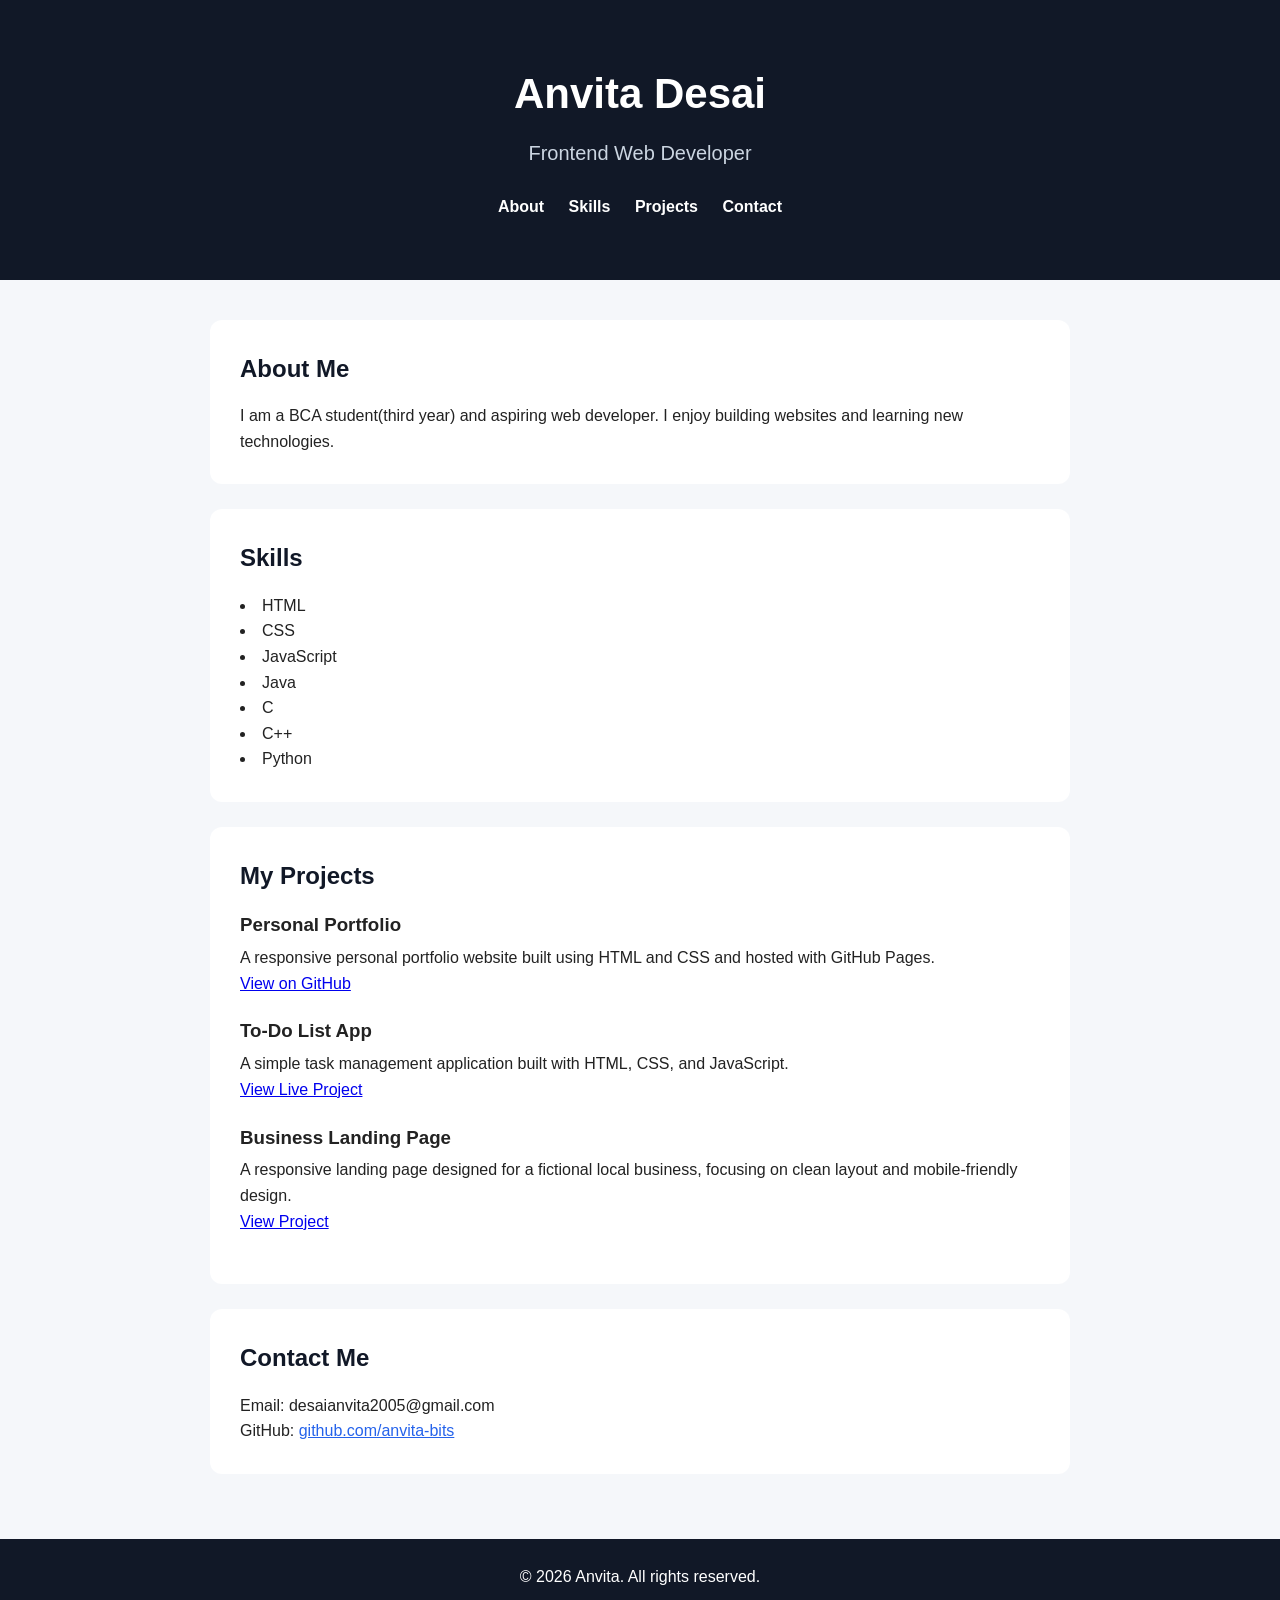
<file: index.html>
<!DOCTYPE html>
<html lang="en">
<head>
  <meta charset="UTF-8">
  <meta name="viewport" content="width=device-width, initial-scale=1.0">
  <title>Anvita Desai | Frontend Developer</title>
  <link rel="stylesheet" href="style.css">
</head>

<body>

  <header>
    <h1>Anvita Desai</h1>
    <p>Frontend Web Developer</p>

    <nav>
      <a href="#about">About</a>
      <a href="#skills">Skills</a>
      <a href="#projects">Projects</a>
      <a href="#contact">Contact</a>
    </nav>
  </header>

  <main>

    <section id="about">
      <h2>About Me</h2>
      <p>
        I am a BCA student(third year) and aspiring web developer.
        I enjoy building websites and learning new technologies.
      </p>
    </section>

    <section id="skills">
      <h2>Skills</h2>
      <ul>
        <li>HTML</li>
        <li>CSS</li>
        <li>JavaScript</li>
        <li>Java</li>
        <li>C</li>
        <li>C++</li>
        <li>Python</li>
      </ul>
    </section>
    <section id="projects">
  <h2>My Projects</h2>

  <article>
    <h3>Personal Portfolio</h3>
    <p>
      A responsive personal portfolio website built using HTML and CSS
      and hosted with GitHub Pages.
    </p>
    <a href="https://github.com/anvita-bits/anvita-bits.github.io">
      View on GitHub
    </a>
  </article>

  <article>
    <h3>To-Do List App</h3>
    <p>
      A simple task management application built with HTML, CSS,
      and JavaScript.
    </p>
   <a href="https://anvita-bits.github.io/todo.html">
  View Live Project
</a>
  </article>

  <article>
    <h3>Business Landing Page</h3>
    <p>
      A responsive landing page designed for a fictional local business,
      focusing on clean layout and mobile-friendly design.
    </p>
    <a href="#">View Project</a>
  </article>
</section>
    <section id="contact">
      <h2>Contact Me</h2>
      <p>Email: desaianvita2005@gmail.com</p>
      <p>
        GitHub:
        <a href="https://github.com/anvita-bits">
          github.com/anvita-bits
        </a>
      </p>
    </section>

  </main>

  <footer>
    <p>&copy; 2026 Anvita. All rights reserved.</p>
  </footer>

</body>
</html>
</file>
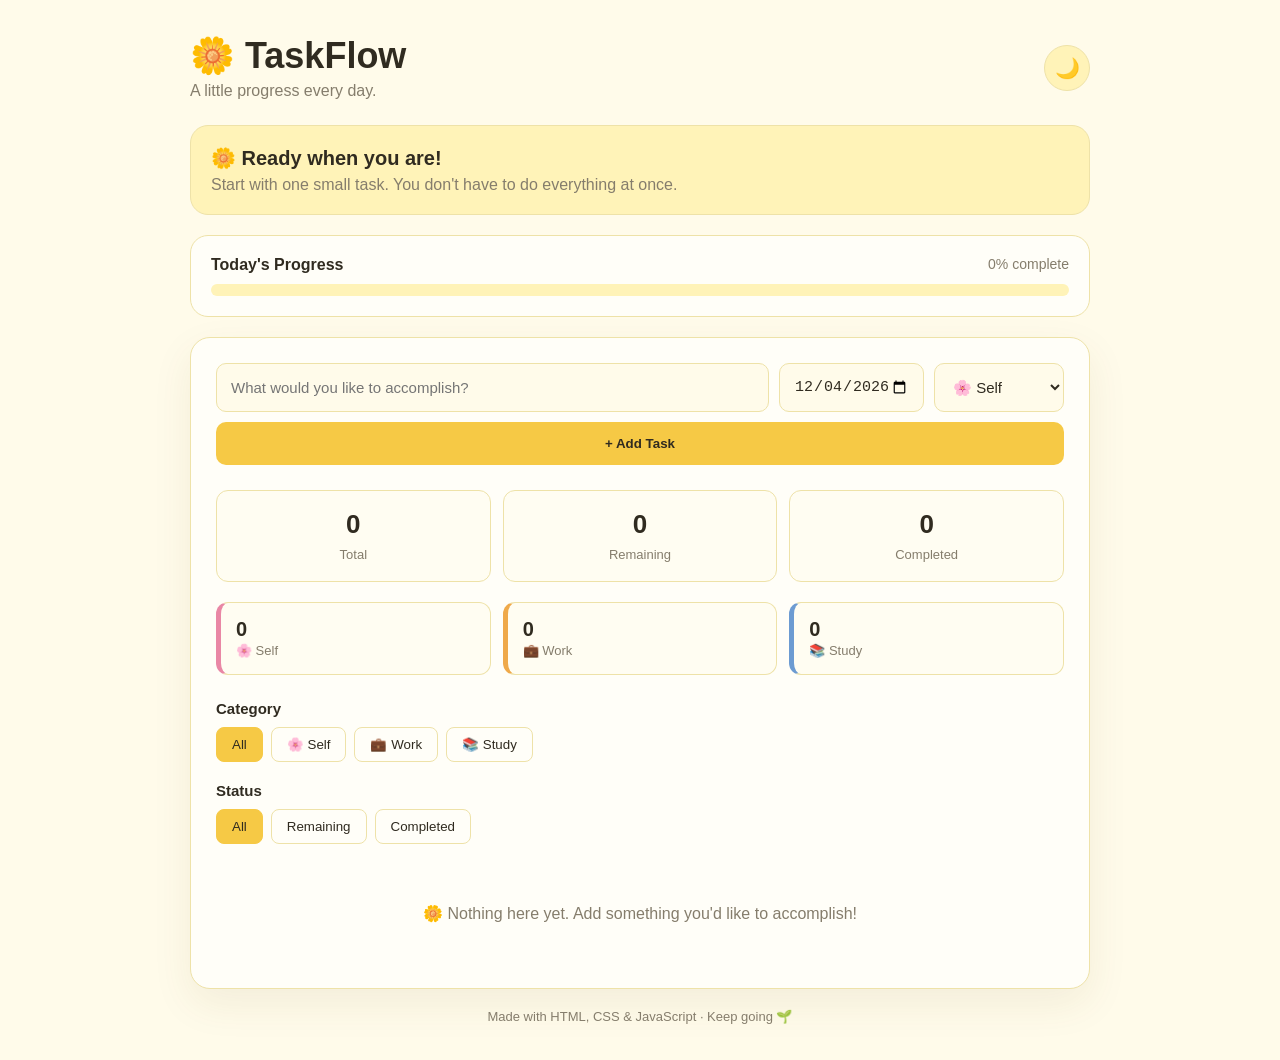
<file: todo.html>
<!DOCTYPE html>
<html lang="en">
<head>
  <meta charset="UTF-8">
  <meta name="viewport" content="width=device-width, initial-scale=1.0">

  <title>TaskFlow | My Happy Planner</title>

  <style>
    * {
      margin: 0;
      padding: 0;
      box-sizing: border-box;
    }

    :root {
      --bg: #fffbea;
      --card: #fffef8;
      --yellow: #f6c945;
      --yellow-dark: #d9a900;
      --yellow-soft: #fff3b8;
      --text: #302b20;
      --muted: #857d6c;
      --border: #eee2a8;
      --task-bg: #fffdf2;
      --green: #6aaa64;
      --green-soft: #e7f5df;
      --red: #e76f51;
      --pink: #e987a5;
      --blue: #6c9bd2;
      --orange: #efa94a;
    }

    body.dark {
      --bg: #242116;
      --card: #302c1f;
      --yellow: #f6d365;
      --yellow-dark: #e5b82f;
      --yellow-soft: #514720;
      --text: #fffbea;
      --muted: #c8c0a8;
      --border: #5a5135;
      --task-bg: #393421;
      --green-soft: #30452d;
    }

    body {
      font-family: Arial, sans-serif;
      background: var(--bg);
      color: var(--text);
      min-height: 100vh;
      padding: 35px 20px;
      transition: 0.3s;
    }

    /* Prevent accidental text cursor on normal UI */
    button,
    .task-text,
    .task-info,
    .badge,
    .deadline,
    .stat,
    .category,
    .motivation,
    .progress-card {
      user-select: none;
      cursor: default;
    }

    button {
      cursor: pointer;
    }

    input,
    select {
      cursor: text;
      user-select: text;
    }

    .container {
      max-width: 900px;
      margin: auto;
    }

    /* HEADER */

    .header {
      display: flex;
      justify-content: space-between;
      align-items: center;
      margin-bottom: 25px;
    }

    .header h1 {
      font-size: 36px;
      margin-bottom: 5px;
    }

    .header p {
      color: var(--muted);
    }

    #themeButton {
      width: 46px;
      height: 46px;
      border-radius: 50%;
      border: 1px solid var(--border);
      background: var(--yellow-soft);
      font-size: 20px;
      cursor: pointer;
    }

    /* MOTIVATION */

    .motivation {
      background: var(--yellow-soft);
      border: 1px solid var(--border);
      border-radius: 18px;
      padding: 20px;
      margin-bottom: 20px;
    }

    .motivation h2 {
      font-size: 20px;
      margin-bottom: 6px;
    }

    .motivation p {
      color: var(--muted);
    }

    /* PROGRESS */

    .progress-card {
      background: var(--card);
      border: 1px solid var(--border);
      border-radius: 18px;
      padding: 20px;
      margin-bottom: 20px;
    }

    .progress-top {
      display: flex;
      justify-content: space-between;
      margin-bottom: 10px;
    }

    .progress-top span {
      color: var(--muted);
      font-size: 14px;
    }

    .progress-bar {
      width: 100%;
      height: 12px;
      background: var(--yellow-soft);
      border-radius: 20px;
      overflow: hidden;
    }

    #progressFill {
      height: 100%;
      width: 0%;
      background: var(--yellow);
      border-radius: 20px;
      transition: width 0.4s;
    }

    /* MAIN */

    .todo-card {
      background: var(--card);
      border: 1px solid var(--border);
      border-radius: 20px;
      padding: 25px;
      box-shadow: 0 15px 40px rgba(100, 80, 20, 0.08);
    }

    /* ADD TASK */

    .input-area {
      display: grid;
      grid-template-columns: 1fr 145px 130px;
      gap: 10px;
      margin-bottom: 25px;
    }

    input,
    select {
      width: 100%;
      padding: 14px;
      border: 1px solid var(--border);
      border-radius: 10px;
      background: var(--bg);
      color: var(--text);
      font-size: 15px;
      outline: none;
    }

    input:focus,
    select:focus {
      border-color: var(--yellow-dark);
    }

    #addButton {
      grid-column: 1 / -1;
      padding: 14px;
      border: none;
      border-radius: 10px;
      background: var(--yellow);
      color: #302b20;
      font-weight: bold;
    }

    #addButton:hover {
      background: var(--yellow-dark);
    }

    /* STATISTICS */

    .stats {
      display: grid;
      grid-template-columns: repeat(3, 1fr);
      gap: 12px;
      margin-bottom: 20px;
    }

    .stat {
      background: var(--task-bg);
      border: 1px solid var(--border);
      border-radius: 12px;
      padding: 18px;
      text-align: center;
    }

    .stat strong {
      display: block;
      font-size: 26px;
      margin-bottom: 5px;
    }

    .stat span {
      color: var(--muted);
      font-size: 13px;
    }

    /* CATEGORY COUNTERS */

    .category-stats {
      display: grid;
      grid-template-columns: repeat(3, 1fr);
      gap: 12px;
      margin-bottom: 25px;
    }

    .category {
      padding: 15px;
      border-radius: 12px;
      border: 1px solid var(--border);
      background: var(--task-bg);
    }

    .category strong {
      display: block;
      font-size: 20px;
    }

    .category span {
      color: var(--muted);
      font-size: 13px;
    }

    .self {
      border-left: 5px solid var(--pink);
    }

    .work {
      border-left: 5px solid var(--orange);
    }

    .study {
      border-left: 5px solid var(--blue);
    }

    /* FILTERS */

    .filter-section {
      margin-bottom: 20px;
    }

    .filter-section h3 {
      font-size: 15px;
      margin-bottom: 10px;
    }

    .filters {
      display: flex;
      gap: 8px;
      flex-wrap: wrap;
    }

    .filter {
      padding: 9px 15px;
      border: 1px solid var(--border);
      border-radius: 8px;
      background: transparent;
      color: var(--text);
    }

    .filter.active {
      background: var(--yellow);
      color: #302b20;
      border-color: var(--yellow);
    }

    /* TASK */

    #taskList {
      list-style: none;
    }

    .task {
      background: var(--task-bg);
      border: 1px solid var(--border);
      border-radius: 14px;
      padding: 15px;
      margin-bottom: 12px;

      display: grid;
      grid-template-columns: auto 1fr auto;
      gap: 12px;
      align-items: center;

      transition: 0.2s;
    }

    .task:hover {
      transform: translateY(-2px);
    }

    .task.completed {
      background: var(--green-soft);
      border-color: #b7d8a8;
    }

    .task-checkbox {
      width: 20px;
      height: 20px;
      cursor: pointer;
      accent-color: var(--green);
    }

    .task-content {
      min-width: 0;
    }

    .task-text {
      font-weight: bold;
      margin-bottom: 7px;
      word-break: break-word;
    }

    .task.completed .task-text {
      text-decoration: line-through;
      color: var(--muted);
    }

    .task-info {
      display: flex;
      gap: 8px;
      align-items: center;
      flex-wrap: wrap;
    }

    .badge {
      font-size: 11px;
      font-weight: bold;
      padding: 4px 9px;
      border-radius: 20px;
      color: white;
    }

    .badge-self {
      background: var(--pink);
    }

    .badge-work {
      background: var(--orange);
    }

    .badge-study {
      background: var(--blue);
    }

    .deadline {
      font-size: 11px;
      font-weight: bold;
      padding: 4px 9px;
      border-radius: 20px;
    }

    .deadline-normal {
      background: var(--yellow-soft);
    }

    .deadline-today {
      background: #ffe2a8;
      color: #815400;
    }

    .deadline-overdue {
      background: #ffd9d2;
      color: #a33a25;
    }

    .deadline-complete {
      background: var(--green-soft);
      color: var(--green);
    }

    /* ACTION BUTTONS */

    .task-actions {
      display: flex;
      gap: 6px;
      align-items: center;
    }

    .edit-button,
    .delete-button {
      border: none;
      background: transparent;
      padding: 8px;
      font-weight: bold;
    }

    .edit-button {
      color: var(--yellow-dark);
    }

    .delete-button {
      color: var(--red);
    }

    .edit-button:hover,
    .delete-button:hover {
      text-decoration: underline;
    }

    /* EDIT FORM */

    .edit-form {
      display: grid;
      grid-template-columns: 1fr 140px 130px;
      gap: 8px;
      width: 100%;
    }

    .edit-form input,
    .edit-form select {
      padding: 10px;
    }

    .edit-actions {
      grid-column: 1 / -1;
      display: flex;
      gap: 8px;
    }

    .save-button,
    .cancel-button {
      padding: 9px 14px;
      border-radius: 8px;
      border: none;
      font-weight: bold;
    }

    .save-button {
      background: var(--yellow);
      color: #302b20;
    }

    .cancel-button {
      background: var(--border);
      color: var(--text);
    }

    /* EMPTY */

    #emptyMessage {
      text-align: center;
      padding: 40px 10px;
      color: var(--muted);
    }

    /* FOOTER */

    .footer {
      text-align: center;
      color: var(--muted);
      margin-top: 20px;
      font-size: 13px;
    }

    /* MOBILE */

    @media (max-width: 700px) {

      body {
        padding: 25px 15px;
      }

      .header h1 {
        font-size: 28px;
      }

      .input-area {
        grid-template-columns: 1fr;
      }

      .stats,
      .category-stats {
        grid-template-columns: 1fr;
      }

      .task {
        grid-template-columns: auto 1fr;
      }

      .task-actions {
        grid-column: 2;
      }

      .edit-form {
        grid-template-columns: 1fr;
      }

      .edit-actions {
        grid-column: 1;
      }
    }
  </style>
</head>

<body>

  <div class="container">

    <!-- HEADER -->

    <div class="header">

      <div>
        <h1>🌼 TaskFlow</h1>
        <p>A little progress every day.</p>
      </div>

      <button id="themeButton">🌙</button>

    </div>


    <!-- MOTIVATION -->

    <div class="motivation">

      <h2 id="motivationTitle">
        🌱 Ready when you are!
      </h2>

      <p id="motivationText">
        Start with one small task. You don't have to do everything at once.
      </p>

    </div>


    <!-- PROGRESS -->

    <div class="progress-card">

      <div class="progress-top">
        <strong>Today's Progress</strong>

        <span id="progressText">
          0% complete
        </span>
      </div>

      <div class="progress-bar">
        <div id="progressFill"></div>
      </div>

    </div>


    <!-- MAIN -->

    <div class="todo-card">

      <!-- ADD TASK -->

      <div class="input-area">

        <input
          type="text"
          id="taskInput"
          placeholder="What would you like to accomplish?"
        >

        <input
          type="date"
          id="taskDate"
        >

        <select id="taskCategory">

          <option value="self">🌸 Self</option>
          <option value="work">💼 Work</option>
          <option value="study">📚 Study</option>

        </select>

        <button id="addButton">
          + Add Task
        </button>

      </div>


      <!-- STATS -->

      <div class="stats">

        <div class="stat">
          <strong id="totalCount">0</strong>
          <span>Total</span>
        </div>

        <div class="stat">
          <strong id="activeCount">0</strong>
          <span>Remaining</span>
        </div>

        <div class="stat">
          <strong id="completedCount">0</strong>
          <span>Completed</span>
        </div>

      </div>


      <!-- CATEGORY STATS -->

      <div class="category-stats">

        <div class="category self">
          <strong id="selfCount">0</strong>
          <span>🌸 Self</span>
        </div>

        <div class="category work">
          <strong id="workCount">0</strong>
          <span>💼 Work</span>
        </div>

        <div class="category study">
          <strong id="studyCount">0</strong>
          <span>📚 Study</span>
        </div>

      </div>


      <!-- CATEGORY FILTER -->

      <div class="filter-section">

        <h3>Category</h3>

        <div class="filters">

          <button
            class="filter category-filter active"
            data-filter="all">
            All
          </button>

          <button
            class="filter category-filter"
            data-filter="self">
            🌸 Self
          </button>

          <button
            class="filter category-filter"
            data-filter="work">
            💼 Work
          </button>

          <button
            class="filter category-filter"
            data-filter="study">
            📚 Study
          </button>

        </div>

      </div>


      <!-- STATUS FILTER -->

      <div class="filter-section">

        <h3>Status</h3>

        <div class="filters">

          <button
            class="filter status-filter active"
            data-filter="all">
            All
          </button>

          <button
            class="filter status-filter"
            data-filter="active">
            Remaining
          </button>

          <button
            class="filter status-filter"
            data-filter="completed">
            Completed
          </button>

        </div>

      </div>


      <!-- TASKS -->

      <ul id="taskList"></ul>


      <div id="emptyMessage">
        🌼 Nothing here yet. Add something you'd like to accomplish!
      </div>

    </div>


    <div class="footer">
      Made with HTML, CSS & JavaScript · Keep going 🌱
    </div>

  </div>


  <script>

    const taskInput =
      document.getElementById("taskInput");

    const taskDate =
      document.getElementById("taskDate");

    const taskCategory =
      document.getElementById("taskCategory");

    const addButton =
      document.getElementById("addButton");

    const taskList =
      document.getElementById("taskList");

    const emptyMessage =
      document.getElementById("emptyMessage");

    const totalCount =
      document.getElementById("totalCount");

    const activeCount =
      document.getElementById("activeCount");

    const completedCount =
      document.getElementById("completedCount");

    const selfCount =
      document.getElementById("selfCount");

    const workCount =
      document.getElementById("workCount");

    const studyCount =
      document.getElementById("studyCount");

    const progressFill =
      document.getElementById("progressFill");

    const progressText =
      document.getElementById("progressText");

    const motivationTitle =
      document.getElementById("motivationTitle");

    const motivationText =
      document.getElementById("motivationText");

    const themeButton =
      document.getElementById("themeButton");


    let tasks =
      JSON.parse(localStorage.getItem("tasks")) || [];

    let categoryFilter = "all";

    let statusFilter = "all";


    /* TODAY */

    const today =
      new Date().toISOString().split("T")[0];

    taskDate.value = today;


    /* SAVE */

    function saveTasks() {

      localStorage.setItem(
        "tasks",
        JSON.stringify(tasks)
      );

    }


    /* ADD TASK */

    function addTask() {

      const text =
        taskInput.value.trim();

      const date =
        taskDate.value;

      const category =
        taskCategory.value;


      if (text === "") {

        alert("Give your task a name first 🌼");

        return;

      }


      if (date === "") {

        alert("Please choose a deadline 📅");

        return;

      }


      tasks.push({

        id: Date.now(),

        text: text,

        date: date,

        category: category,

        completed: false

      });


      taskInput.value = "";

      taskDate.value = today;

      taskCategory.value = "self";


      saveTasks();

      renderTasks();

      taskInput.focus();

    }


    /* COMPLETE TASK */

    function toggleTask(id) {

      let completedTask = null;


      tasks =
        tasks.map(task => {

          if (task.id === id) {

            const updatedTask = {

              ...task,

              completed:
                !task.completed

            };


            if (updatedTask.completed) {

              completedTask =
                updatedTask;

            }


            return updatedTask;

          }

          return task;

        });


      saveTasks();

      renderTasks();


      if (completedTask) {

        showCompletionMessage(
          completedTask.text
        );

      }

    }


    /* COMPLETION MESSAGE */

    function showCompletionMessage(taskName) {

      motivationTitle.textContent =
        "🎉 Amazing! You did it!";

      motivationText.textContent =
        `"${taskName}" is complete. One more step forward! 🌱`;

      setTimeout(updateMotivation, 4000);

    }


    /* DELETE */

    function deleteTask(id) {

      tasks =
        tasks.filter(
          task => task.id !== id
        );


      saveTasks();

      renderTasks();

    }


    /* START EDIT */

    function startEdit(id) {

      const task =
        tasks.find(
          task => task.id === id
        );

      if (!task) {
        return;
      }


      renderTasks(id);

    }


    /* SAVE EDIT */

    function saveEdit(id) {

      const editText =
        document.getElementById(
          `edit-text-${id}`
        );

      const editDate =
        document.getElementById(
          `edit-date-${id}`
        );

      const editCategory =
        document.getElementById(
          `edit-category-${id}`
        );


      if (!editText.value.trim()) {

        alert("The task needs a name 🌼");

        return;

      }


      if (!editDate.value) {

        alert("Please choose a deadline 📅");

        return;

      }


      tasks =
        tasks.map(task => {

          if (task.id === id) {

            return {

              ...task,

              text:
                editText.value.trim(),

              date:
                editDate.value,

              category:
                editCategory.value

            };

          }

          return task;

        });


      saveTasks();

      renderTasks();

    }


    /* CANCEL EDIT */

    function cancelEdit() {

      renderTasks();

    }


    /* FORMAT DATE */

    function formatDate(date) {

      const d =
        new Date(date + "T00:00:00");

      return d.toLocaleDateString(
        undefined,
        {
          day: "numeric",
          month: "short",
          year: "numeric"
        }
      );

    }


    /* DEADLINE */

    function getDeadlineClass(task) {

      if (task.completed) {

        return "deadline-complete";

      }

      if (task.date < today) {

        return "deadline-overdue";

      }

      if (task.date === today) {

        return "deadline-today";

      }

      return "deadline-normal";

    }


    function getDeadlineText(task) {

      if (task.completed) {

        return "✓ Completed";

      }

      if (task.date < today) {

        return "⚠ Overdue";

      }

      if (task.date === today) {

        return "⏰ Due today";

      }


      const tomorrow =
        new Date();

      tomorrow.setDate(
        tomorrow.getDate() + 1
      );


      const tomorrowString =
        tomorrow
          .toISOString()
          .split("T")[0];


      if (task.date === tomorrowString) {

        return "⏰ Due tomorrow";

      }


      return "📅 " + formatDate(task.date);

    }


    /* RENDER */

    function renderTasks(editingId = null) {

      taskList.innerHTML = "";


      let filteredTasks = tasks;


      if (categoryFilter !== "all") {

        filteredTasks =
          filteredTasks.filter(
            task =>
              task.category ===
              categoryFilter
          );

      }


      if (statusFilter === "active") {

        filteredTasks =
          filteredTasks.filter(
            task =>
              !task.completed
          );

      }


      if (statusFilter === "completed") {

        filteredTasks =
          filteredTasks.filter(
            task =>
              task.completed
          );

      }


      filteredTasks.sort(
        (a, b) =>
          a.date.localeCompare(b.date)
      );


      filteredTasks.forEach(task => {

        const li =
          document.createElement("li");

        li.className = "task";


        if (task.completed) {

          li.classList.add("completed");

        }


        /* EDIT MODE */

        if (task.id === editingId) {

          const editForm =
            document.createElement("div");

          editForm.className =
            "edit-form";


          const editText =
            document.createElement("input");

          editText.type = "text";

          editText.id =
            `edit-text-${task.id}`;

          editText.value =
            task.text;


          const editDate =
            document.createElement("input");

          editDate.type = "date";

          editDate.id =
            `edit-date-${task.id}`;

          editDate.value =
            task.date;


          const editCategory =
            document.createElement("select");

          editCategory.id =
            `edit-category-${task.id}`;


          editCategory.innerHTML = `

            <option value="self">🌸 Self</option>

            <option value="work">💼 Work</option>

            <option value="study">📚 Study</option>

          `;


          editCategory.value =
            task.category;


          const editActions =
            document.createElement("div");

          editActions.className =
            "edit-actions";


          const saveButton =
            document.createElement("button");

          saveButton.className =
            "save-button";

          saveButton.textContent =
            "✓ Save";


          saveButton.addEventListener(
            "click",
            () => saveEdit(task.id)
          );


          const cancelButton =
            document.createElement("button");

          cancelButton.className =
            "cancel-button";

          cancelButton.textContent =
            "Cancel";


          cancelButton.addEventListener(
            "click",
            cancelEdit
          );


          editActions.appendChild(
            saveButton
          );

          editActions.appendChild(
            cancelButton
          );


          editForm.appendChild(
            editText
          );

          editForm.appendChild(
            editDate
          );

          editForm.appendChild(
            editCategory
          );

          editForm.appendChild(
            editActions
          );


          li.appendChild(editForm);

          taskList.appendChild(li);


          return;

        }


        /* CHECKBOX */

        const checkbox =
          document.createElement("input");

        checkbox.type = "checkbox";

        checkbox.className =
          "task-checkbox";

        checkbox.checked =
          task.completed;


        checkbox.addEventListener(
          "change",
          () => toggleTask(task.id)
        );


        /* CONTENT */

        const content =
          document.createElement("div");

        content.className =
          "task-content";


        const text =
          document.createElement("div");

        text.className =
          "task-text";

        text.textContent =
          task.text;


        const info =
          document.createElement("div");

        info.className =
          "task-info";


        const badge =
          document.createElement("span");

        badge.className =
          "badge badge-" +
          task.category;


        const icons = {

          self: "🌸 Self",

          work: "💼 Work",

          study: "📚 Study"

        };


        badge.textContent =
          icons[task.category];


        const deadline =
          document.createElement("span");

        deadline.className =
          "deadline " +
          getDeadlineClass(task);

        deadline.textContent =
          getDeadlineText(task);


        info.appendChild(badge);

        info.appendChild(deadline);

        content.appendChild(text);

        content.appendChild(info);


        /* ACTIONS */

        const actions =
          document.createElement("div");

        actions.className =
          "task-actions";


        const editButton =
          document.createElement("button");

        editButton.className =
          "edit-button";

        editButton.textContent =
          "Edit";


        editButton.addEventListener(
          "click",
          () => startEdit(task.id)
        );


        const deleteButton =
          document.createElement("button");

        deleteButton.className =
          "delete-button";

        deleteButton.textContent =
          "Delete";


        deleteButton.addEventListener(
          "click",
          () => deleteTask(task.id)
        );


        actions.appendChild(
          editButton
        );

        actions.appendChild(
          deleteButton
        );


        li.appendChild(checkbox);

        li.appendChild(content);

        li.appendChild(actions);


        taskList.appendChild(li);

      });


      updateStats();


      emptyMessage.style.display =
        filteredTasks.length === 0
          ? "block"
          : "none";

    }


    /* STATISTICS */

    function updateStats() {

      const total =
        tasks.length;

      const completed =
        tasks.filter(
          task =>
            task.completed
        ).length;

      const remaining =
        total - completed;


      totalCount.textContent =
        total;

      activeCount.textContent =
        remaining;

      completedCount.textContent =
        completed;


      selfCount.textContent =
        tasks.filter(
          task =>
            task.category === "self"
        ).length;


      workCount.textContent =
        tasks.filter(
          task =>
            task.category === "work"
        ).length;


      studyCount.textContent =
        tasks.filter(
          task =>
            task.category === "study"
        ).length;


      const percentage =
        total === 0
          ? 0
          : Math.round(
              (completed / total) * 100
            );


      progressFill.style.width =
        percentage + "%";


      progressText.textContent =
        percentage + "% complete";


      updateMotivation();

    }


    /* MOTIVATION */

    function updateMotivation() {

      const total =
        tasks.length;

      const completed =
        tasks.filter(
          task =>
            task.completed
        ).length;

      const remaining =
        total - completed;


      if (total === 0) {

        motivationTitle.textContent =
          "🌼 Ready when you are!";

        motivationText.textContent =
          "Start with one small task. You don't have to do everything at once.";

        return;

      }


      if (remaining === 0) {

        motivationTitle.textContent =
          "🏆 You're all caught up!";

        motivationText.textContent =
          "Amazing work. Take a breath and enjoy your little victory. 🌼";

        return;

      }


      if (completed === 0) {

        motivationTitle.textContent =
          "🌱 Let's get started!";

        motivationText.textContent =
          "One small win can change the whole day.";

        return;

      }


      if (completed / total >= 0.75) {

        motivationTitle.textContent =
          "🔥 You're on a roll!";

        motivationText.textContent =
          "You're almost there. Keep that momentum going!";

        return;

      }


      motivationTitle.textContent =
        "✨ You're making progress!";

      motivationText.textContent =
        `${completed} task${completed === 1 ? "" : "s"} done. Keep going — you've got this!`;

    }


    /* ADD */

    addButton.addEventListener(
      "click",
      addTask
    );


    /* ENTER */

    taskInput.addEventListener(
      "keypress",
      event => {

        if (event.key === "Enter") {

          addTask();

        }

      }
    );


    /* CATEGORY FILTER */

    document
      .querySelectorAll(".category-filter")
      .forEach(button => {

        button.addEventListener(
          "click",
          () => {

            document
              .querySelectorAll(
                ".category-filter"
              )
              .forEach(btn =>
                btn.classList.remove(
                  "active"
                )
              );


            button.classList.add(
              "active"
            );


            categoryFilter =
              button.dataset.filter;


            renderTasks();

          }
        );

      });


    /* STATUS FILTER */

    document
      .querySelectorAll(".status-filter")
      .forEach(button => {

        button.addEventListener(
          "click",
          () => {

            document
              .querySelectorAll(
                ".status-filter"
              )
              .forEach(btn =>
                btn.classList.remove(
                  "active"
                )
              );


            button.classList.add(
              "active"
            );


            statusFilter =
              button.dataset.filter;


            renderTasks();

          }
        );

      });


    /* DARK MODE */

    themeButton.addEventListener(
      "click",
      () => {

        document.body.classList.toggle(
          "dark"
        );


        themeButton.textContent =
          document.body.classList.contains(
            "dark"
          )
            ? "☀️"
            : "🌙";

      }
    );


    /* INITIAL */

    renderTasks();

  </script>

</body>
</html>
</file>
<file: style.css>
* {
  margin: 0;
  padding: 0;
  box-sizing: border-box;
}

html {
  scroll-behavior: smooth;
}

body {
  font-family: Arial, sans-serif;
  line-height: 1.6;
  background: #f5f7fa;
  color: #222;
}

header {
  background: #111827;
  color: white;
  text-align: center;
  padding: 60px 20px;
}

header h1 {
  font-size: 42px;
  margin-bottom: 10px;
}

header p {
  font-size: 20px;
  color: #cbd5e1;
}

nav {
  margin-top: 25px;
}

nav a {
  color: white;
  text-decoration: none;
  margin: 0 10px;
  font-weight: bold;
}

nav a:hover {
  text-decoration: underline;
}

main {
  max-width: 900px;
  margin: auto;
  padding: 40px 20px;
}

section {
  background: white;
  padding: 30px;
  margin-bottom: 25px;
  border-radius: 12px;
}

h2 {
  margin-bottom: 15px;
  color: #111827;
}

ul {
  list-style-position: inside;
}

article {
  margin-bottom: 20px;
}

article h3 {
  margin-bottom: 5px;
}

#contact a {
  color: #2563eb;
}

footer {
  text-align: center;
  padding: 25px;
  background: #111827;
  color: white;
}

@media (max-width: 600px) {
  header h1 {
    font-size: 32px;
  }

  nav a {
    display: inline-block;
    margin: 5px;
  }

  section {
    padding: 20px;
  }
}
</file>
